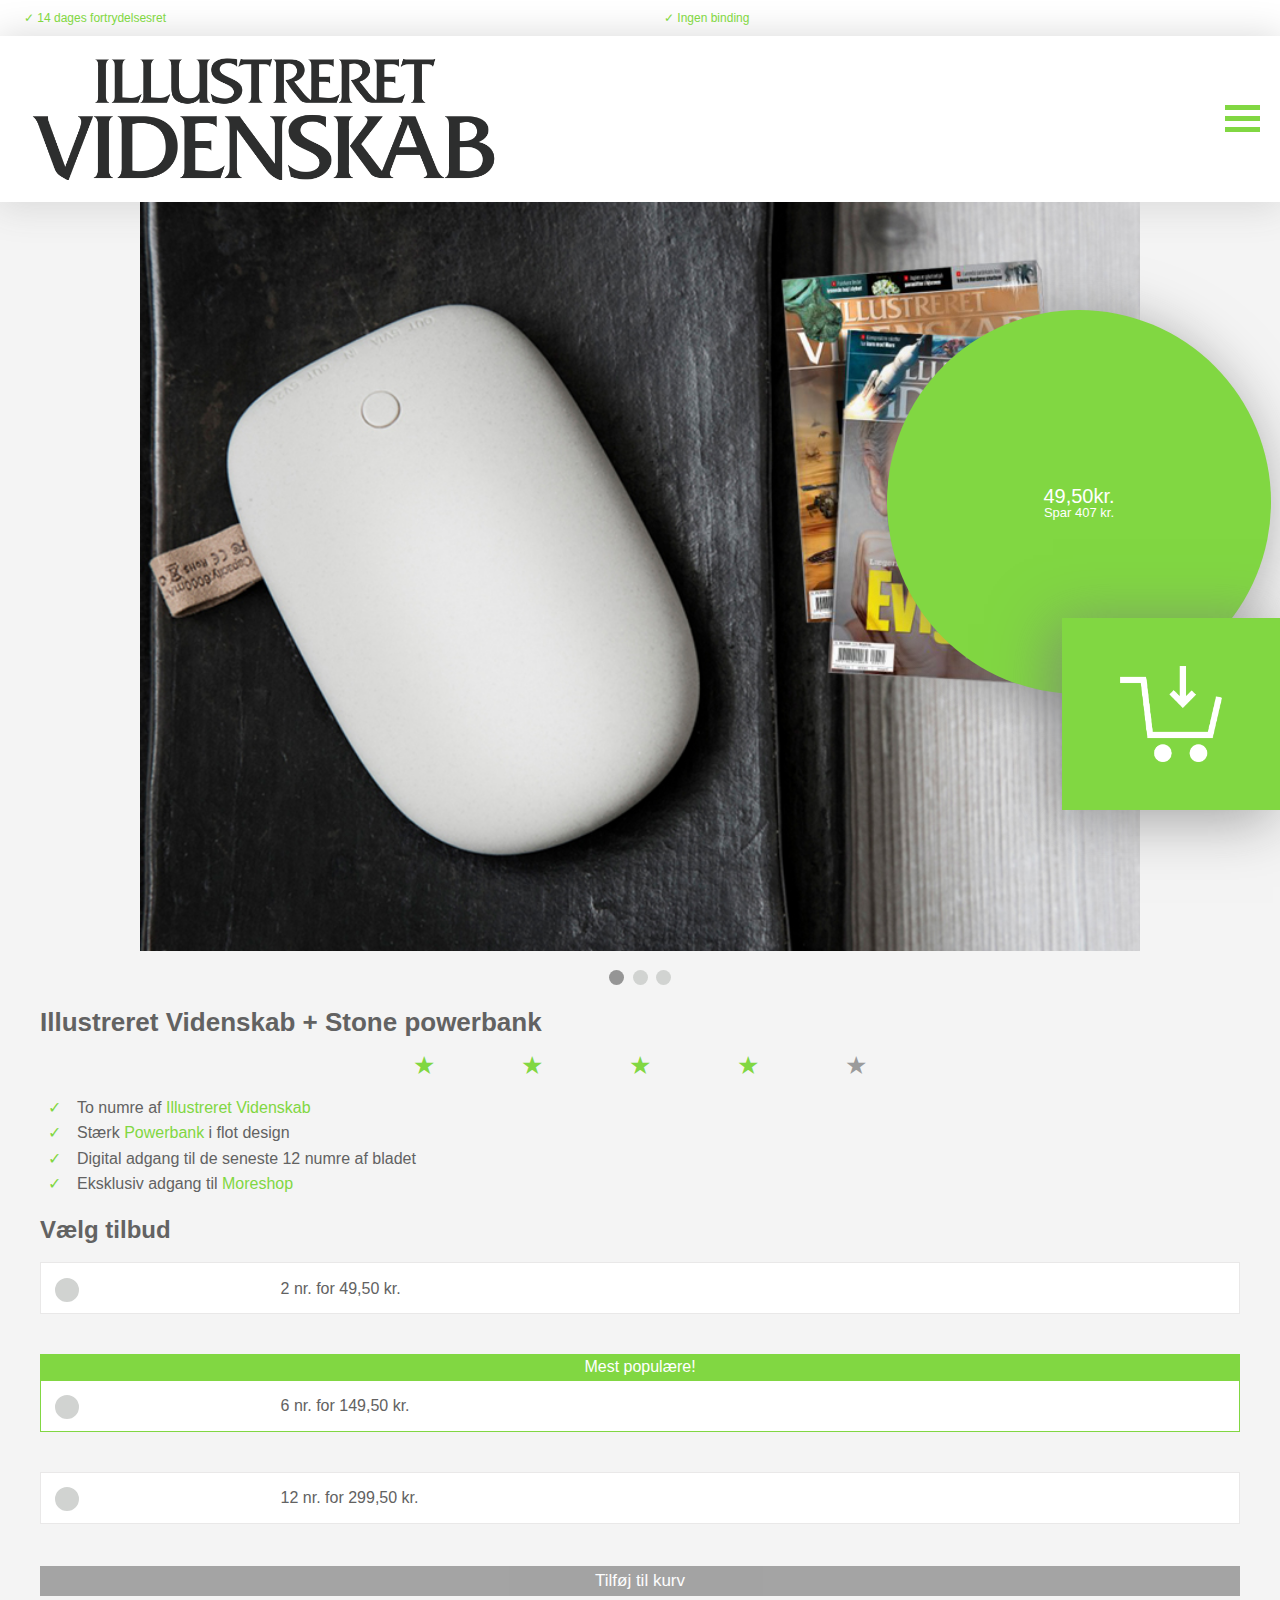
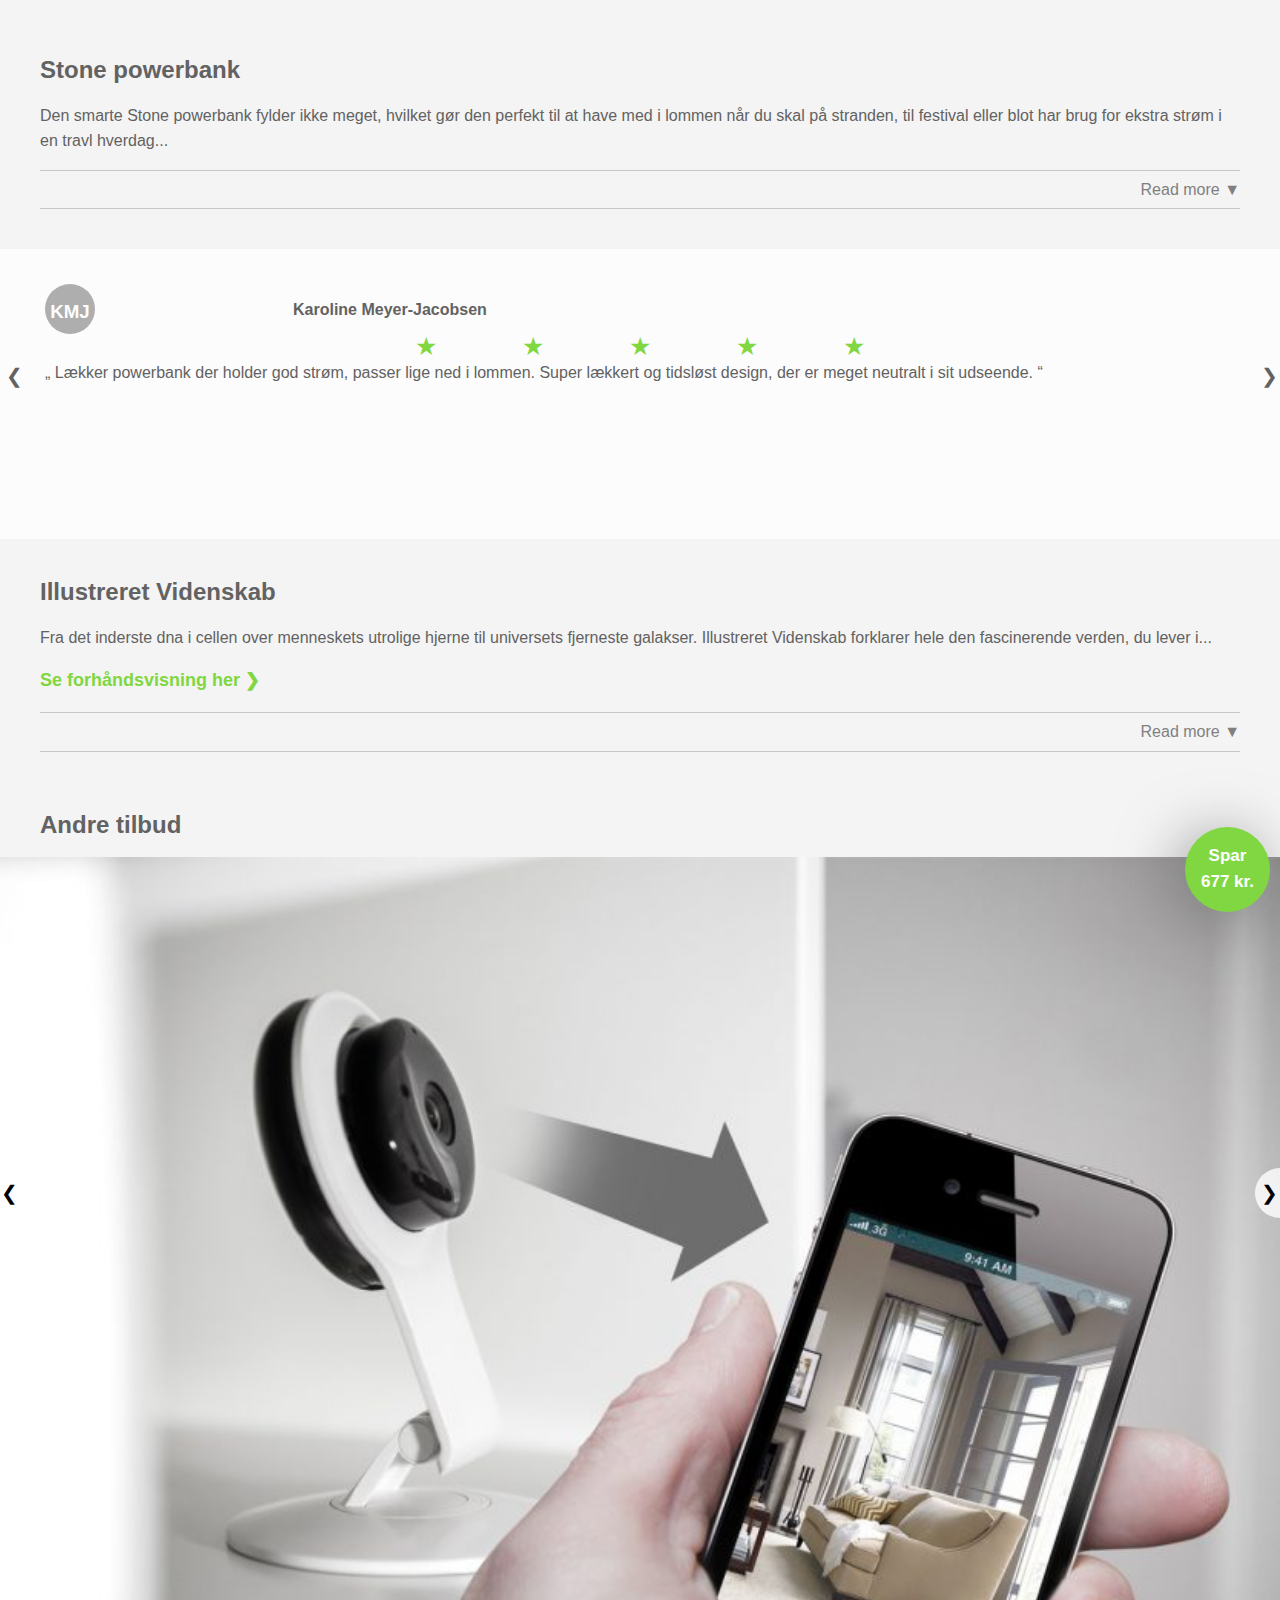
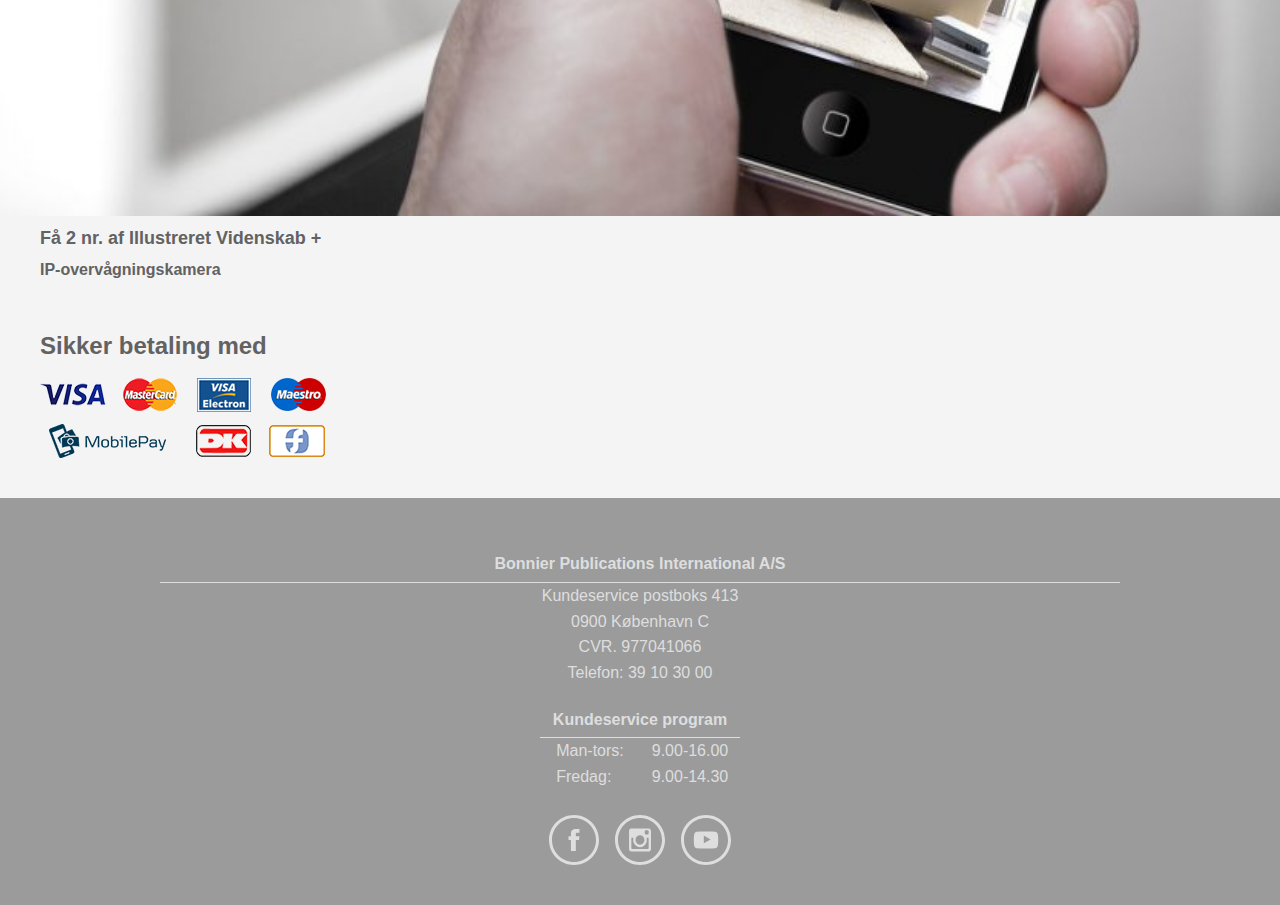
<file: index.html>
<!DOCTYPE html>
<html lang="en">

<head>
    <meta charset="UTF-8">
    <meta name="viewport" content="width=device-width, initial-scale=1.0">
    <meta http-equiv="X-UA-Compatible" content="ie=edge">
    <title>Sign up</title>
    <link rel="stylesheet" href="css/style.css">
</head>

<body>

    <div class="checkmarks">
        <p>&#10003; 14 dages fortrydelsesret</p>
        <p>&#10003; Ingen binding</p>
    </div>
    <div class="navbar">
        <div class="logo">
            <a href="index.html"><img src="img/ill-vid.png" alt=""></a>
        </div>

        <div class="container">
            <div class="bar1"></div>
            <div class="bar2"></div>
            <div class="bar3"></div>
        </div>


    </div>


    <nav class="navigation">
        <ul>
            <li><a href="index.html">Hjem</a></li>
            <li><a href="#PBReview">Anmeldelser</a></li>
            <li><a href="#tilbud">Andre produkter</a></li>
        </ul>
    </nav>

    <div class="slider">
        <div class="slideshow-container">
            <div class="mySlides fade">
                <img src="img/powerbank-blad.jpg" style="width:100%">
            </div>

            <div class="mySlides fade">
                <img src="img/powerbank1.jpg" style="width:100%">
            </div>

            <div class="mySlides fade">
                <img src="img/powerbank3.jpg" style="width:100%">
            </div>

        </div>
        <br>
        <div class="dots">
            <div style="text-align:center">
                <span class="dot d1"></span>
                <span class="dot"></span>
                <span class="dot d3"></span>
            </div>
        </div>


        <div class="circle">
            <p>49,50kr.</p>
            <p>Spar 407 kr.</p>
        </div>

    </div>



    <div class="mainContent">

        <div class="firstText">
            <h1><b>Illustreret Videnskab</b> + Stone powerbank</h1>
            <div class="stars">
                <p>&#9733;</p>
                <p>&#9733;</p>
                <p>&#9733;</p>
                <p>&#9733;</p>
                <p class="greystars">&#9733;</p>
            </div>
            <ul>
                <li>To numre af <a href="#aboutMag">Illustreret Videnskab</a></li>
                <li>Stærk <a href="#aboutPower">Powerbank</a> i flot design</li>
                <li>Digital adgang til de seneste 12 numre af bladet</li>
                <li>Eksklusiv adgang til <a href="#">Moreshop</a></li>
            </ul>
        </div>

        <div>
            <h2>Vælg tilbud</h2>
        </div>

        <div class="radios">
            <div class="radio1 radioBox">
                <input type="radio" name="offer" class="offer" id="offer1" onClick="changeColor();">
                <label for="offer1">2 nr. for 49,50 kr. </label>
            </div>


            <div>
                <div class="mostPopular">
                    <span class="popular-tag">Mest populære!</span></div>
                <div class="radio2 radioBox popular">
                    <input type="radio" name="offer" class="offer" id="offer2" onClick="changeColor();">
                    <label for="offer2">6 nr. for 149,50 kr.</label>
                </div>
            </div>

            <div class="radio1 radioBox">
                <input type="radio" name="offer" class="offer" id="offer3" onClick="changeColor();">
                <label for="offer3">12 nr. for 299,50 kr. </label>
            </div>
        </div>
        <button class="betalingsform tilføj" onclick="shakeCart()">Tilføj til kurv</button>



        <div class="buyButton">
            <a href="form.html"><img src="img/cart-white.png" alt=""></a>

        </div>


        <div class="details" id="aboutPower">
            <h2>Stone powerbank</h2>

            <p>Den smarte Stone powerbank fylder ikke meget, hvilket gør den perfekt til at
                have med i lommen når du skal på stranden, til festival eller blot har brug for ekstra strøm i en travl
                hverdag.<span id="dots">..</span>
                <div id="more">Stone powerbank er udstyret med to strømudgange, hvor den ene
                    udgang passer perfekt til at oplade din iPhone og den anden passer til højtalere, tablets, kameraer
                    eller lignende.
                    <br><br>For at benytte powerbanken stikker du blot din enheds USB kabel ind i
                    powerbanken, og efterfølgende tilslutter din enhed.
                    <br><br>Den store kapacitet på 6000 mAh gør at du altid vil have to hele
                    opladninger til din telefon
                    med på farten og ved hjælp af LED-indikatoren, kan du løbende, se hvor meget strøm
                    du har tilbage.
                    <br><br>
                    Medfølger:

                    <ul>
                        <li>1 stk. Stone powerbank</li>
                        <li>1 stk. USB-kabel til opladning af powerbank</li>
                    </ul>
                </div>
            </p>

            <div onclick="readMore()" id="readMore" class="readMore">Read more &#x25BC;</div>

        </div>
    </div>


    <div class="reviews" id="PBReview">

        <!-- Review no 1 -->
        <div class="Review">
            <div class="reviewsName">
                <div class="picture">
                    <h3>KMJ</h3>
                </div>
                <h4 class="namee">Karoline Meyer-Jacobsen</h4>
            </div>
            <div class="stars2">
                <p>&#9733;</p>
                <p>&#9733;</p>
                <p>&#9733;</p>
                <p>&#9733;</p>
                <p>&#9733;</p>
            </div>
            <q class="reviewText">
                Lækker powerbank der holder god strøm, passer lige ned i lommen. Super lækkert og tidsløst
                design,
                der er meget neutralt i sit udseende.
            </q>

        </div>

        <!-- review no 2 -->
        <div class="Review">
            <div class="reviewsName">
                <div class="picture">
                    <h3>LA</h3>
                </div>
                <h4 class="namee">Larisa Ailisoaie</h4>
            </div>
            <div class="stars2">
                <p>&#9733;</p>
                <p>&#9733;</p>
                <p>&#9733;</p>
                <p>&#9733;</p>
                <p>&#9733;</p>
            </div>
            <q class="reviewText">
                Super handi lille powerbank, med neutralt look, der er nem at have med på farten. Nem at have
                med i
                tasken. Anbefaler den gerne til en god ven.
            </q>

        </div>


        <!-- Review no 3 -->
        <div class="Review">
            <div class="reviewsName">
                <div class="picture">
                    <h3>TKG</h3>
                </div>
                <h4 class="namee">Tiril Key Grimsrud</h4>
            </div>
            <div class="stars2">
                <p>&#9733;</p>
                <p>&#9733;</p>
                <p>&#9733;</p>
                <p class="greystars">&#9733;</p>
                <p class="greystars">&#9733;</p>
            </div>
            <q class="reviewText">
                Fin lille powerbank, holder dog kun strøm i lidt tid. Ville være bedre hvis den holdt
                længere...
                Mangler lidt ekstra for at få 4 stjerner.
            </q>

        </div>
        <button class="arrow2 left2" onclick="plusDivs2(-1)">&#10094;</button>
        <button class=" arrow2 right2" onclick="plusDivs2(1)">&#10095;</button>
    </div>
    </div>
    <div class="mainContent">
        <div class="details" id="aboutMag">
            <h2>Illustreret Videnskab</h2>
            <p>Fra det inderste dna i cellen over menneskets utrolige hjerne til universets fjerneste galakser.
                Illustreret Videnskab forklarer hele den fascinerende verden, du lever i.<span id="dots2">..</span>
                <h3 id="modalButton">Se forhåndsvisning her &#10095;</h3>
                <div id="more2">Som læser får du:

                    <ul>
                        <li>Et troværdigt filter så du altid er opdateret med relevant viden </li>
                        <li>En kontinuerlig rejse til forskernes frontlinje</li>
                        <li>Opdatering om de største videnskabelige gennembrud</li>
                        <li>Udfyldt eventuelle huller i din paratviden</li>
                    </ul>

                    <br><b>Skal du med på opdagelsesrejsen?
                    </b>
                    <br><br>Med venlig hilsen
                    <br><br><b>Chefredaktør</b>
                    <br>Sebastian Relster
                </div>
            </p>
            <div onclick="readMore2()" id="readMore2" class="readMore">Read more &#x25BC;</div>

        </div>

    </div>


    <div id="myModal" class="modal">

        <!-- Modal content -->
        <div class="modal-content">

            <div class="previewBox">

                <span class="close">&times;</span>
                <h2 class="modalTitle">Illustreret Videnskab</h2>
                <br>
                <div class="preview">
                    <img src="img/mini-magasin1.jpg">
                    <p class="numbering">1/2</p>
                </div>

                <div class="preview">
                    <img src="img/mini-magasin2.jpg">
                    <p class="numbering">2/2</p>
                </div>
                <br> <br>


                <button class="arrowPreview leftPreview" onclick="plusPreview(-1)">&#10094;</button>
                <button class=" arrowPreview rightPreview" onclick="plusPreview(1)">&#10095;</button>
            </div>




        </div>

    </div>

    <div class="review" id="tilbud">

        <h2>Andre tilbud</h2>

        <!-- AT - andre tilbud -->
        <div class=bigBoxAT>

            <div class="boxAT">
                <img src="img/2.jpg" style="width:100%">
                <div class="ATtext">
                    <h3>Få 2 nr. af Illustreret Videnskab +
                    </h3>
                    <h4>IP-overvågningskamera</h4>
                </div>
                <div class="sparAT">
                    <h3>Spar<br> 677 kr.</h3>
                </div>
            </div>

            <div class="boxAT">
                <img src="img/1.jpg" style="width:100%">
                <div class="ATtext">
                    <h3>Få 2 nr. af Illustreret Videnskab +
                    </h3>
                    <h4>Vinyl Tech Bluetooth hovedtelefoner</h4>
                </div>
                <div class="sparAT">
                    <h3>Spar<br> 497 kr.</h3>
                </div>
            </div>



            <div class="boxAT">
                <img src="img/3.jpg" style="width:100%">
                <div class="ATtext">
                    <h3>Få 2 nr. af Illustreret Videnskab +
                    </h3>
                    <h4>COMO ur</h4>
                </div>
                <div class="sparAT">
                    <h3>Spar<br> 587 kr.</h3>
                </div>
            </div>

            <div class="boxAT">
                <img src="img/4.jpg" style="width:100%">
                <div class="ATtext">
                    <h3>Få 2 nr. af Illustreret Videnskab +
                    </h3>
                    <h4>Sonitum højttaler</h4>
                </div>
                <div class="sparAT">
                    <h3>Spar<br> 587 kr.</h3>
                </div>
            </div>

            <button class="arrow left" onclick="plusDivs(-1)">&#10094;</button>
            <button class=" arrow right" onclick="plusDivs(1)">&#10095;</button>
        </div>


    </div>
    <div class="footer">
        <h2>Sikker betaling med</h2>
        <img src="img/icon-payment-options-da.png" alt="payment options">
    </div>




    <footer>

        <h4> Bonnier Publications International A/S</h4>

        <div class="companyInfo">
            Kundeservice postboks 413<br> 0900 København C<br> CVR. 977041066<br>
            Telefon: 39 10 30 00<br></div>
        <h4> Kundeservice program</h4>
        <div class="program">
            <div class=""> Man-tors:<br> Fredag:<br></div>
            <div class=""> 9.00-16.00 <br> 9.00-14.30<br></div>
        </div>
        <br>
        <div class="SoMe">
            <img src="img/Facebook.svg" alt="facebook">
            <img src="img/Intsagram.svg" alt="instagram">
            <img src="img/YouTube.svg" alt="youtube">
        </div>
    </footer>
    <script src="js/script.js"></script>

</body>

</html>
</file>
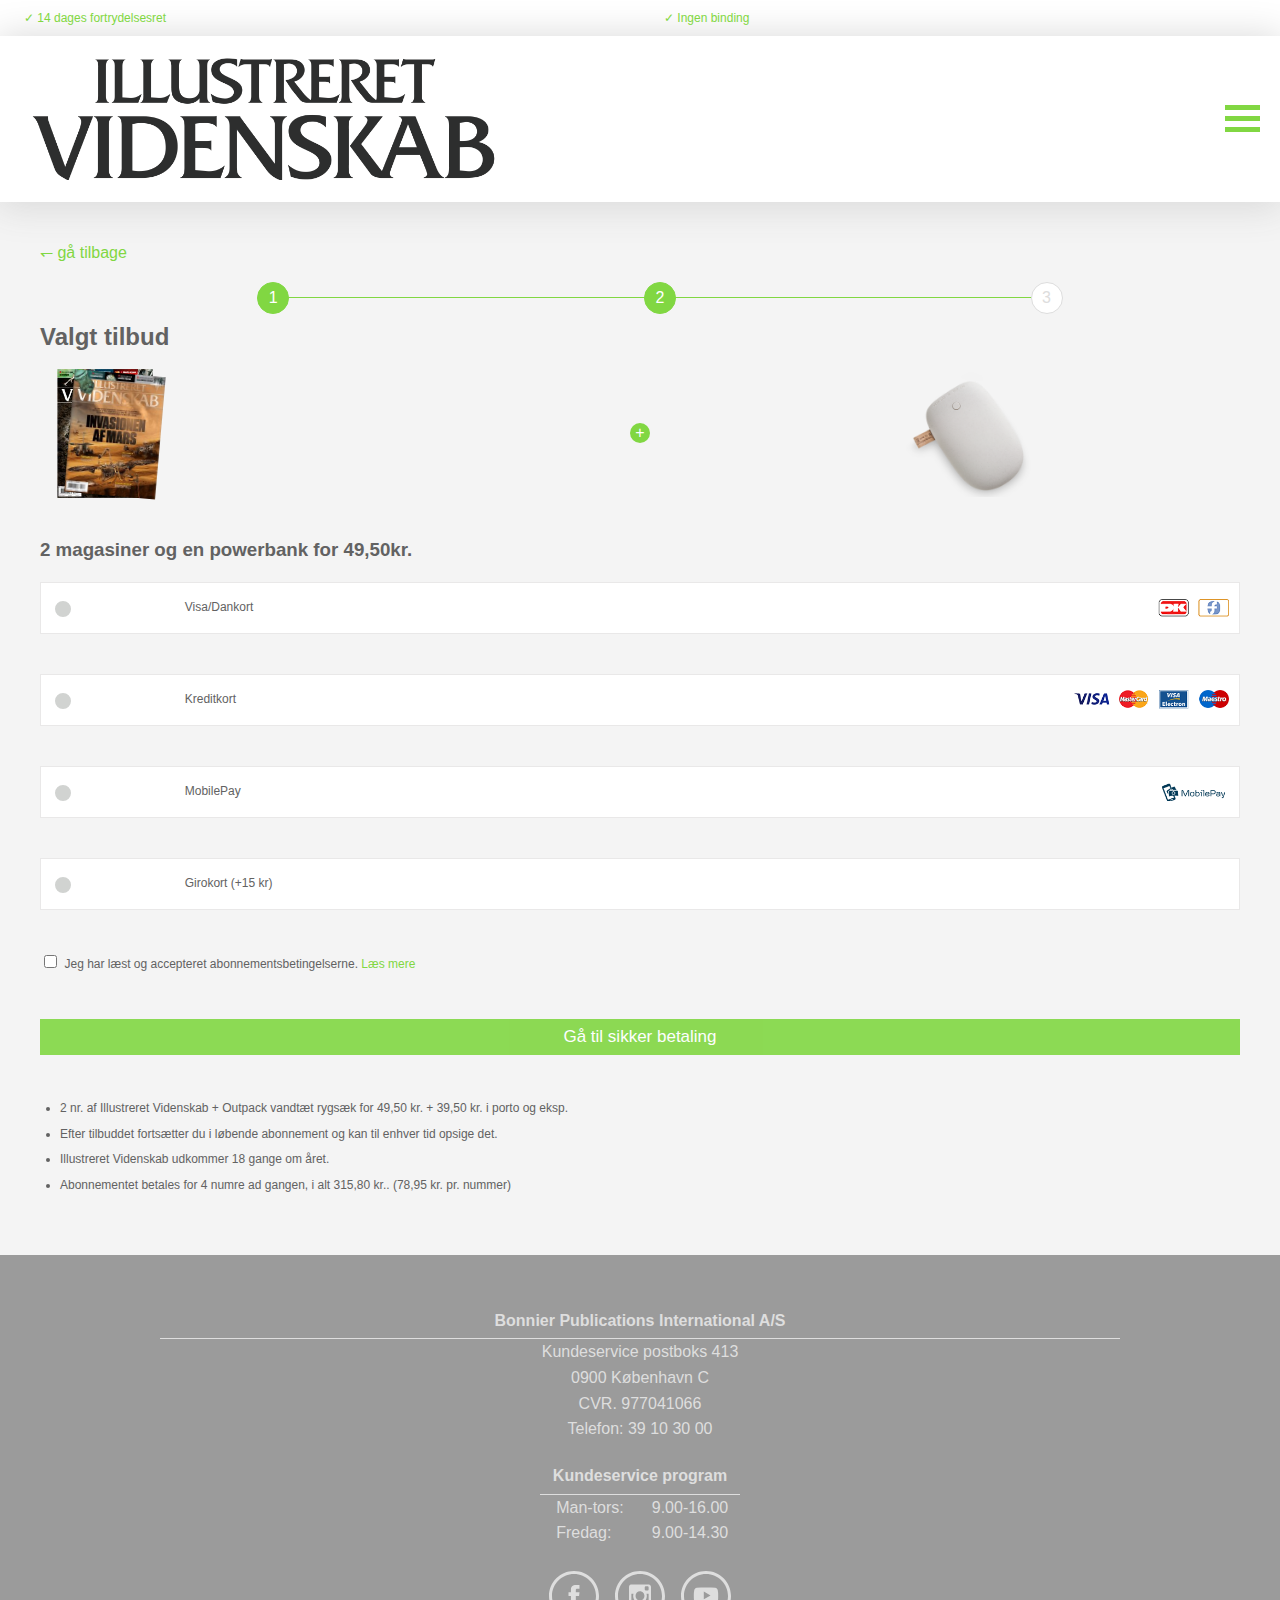
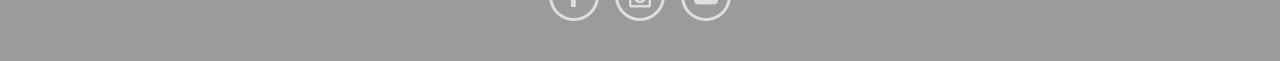
<file: creditcard.html>
<!DOCTYPE html>
<html lang="en">

<head>
    <meta charset="UTF-8">
    <meta name="viewport" content="width=device-width, initial-scale=1.0">
    <meta http-equiv="X-UA-Compatible" content="ie=edge">
    <title>Sign up</title>
    <link rel="stylesheet" href="css/style.css">
</head>

<body>

    <div class="checkmarks">
        <p>&#10003; 14 dages fortrydelsesret</p>
        <p>&#10003; Ingen binding</p>
    </div>
    <div class="navbar">
        <div class="logo">
            <a href="index.html"><img src="img/ill-vid.png" alt=""></a>
        </div>

        <div class="container">
            <div class="bar1"></div>
            <div class="bar2"></div>
            <div class="bar3"></div>
        </div>
    </div>

    <nav class="navigation">
        <ul>
            <li><a href="index.html">Hjem</a></li>
            <li><a href="#">Anmeldelser</a></li>
            <li><a href="#">Andre produkter</a></li>
        </ul>
    </nav>



    <div class="mainContent">

        <div class="backbtn">
            <a href="form.html">&#8637; gå tilbage</a>
        </div>


        <div class="progressContainer">
            <ul class="progressbar">
                <li class="activeStep"></li>
                <li class="activeStep"></li>
                <li></li>
            </ul>
        </div>

        <h2>Valgt tilbud</h2>
        <div class="valgtTilbud">
            <div class="magasin">
                <img class="firstmag" src="img/mini-magasin1.jpg" alt="minimag">
                <img class="secondmag" src="img/mini-magasin2.jpg" alt="minimag">
            </div>
            <div class="plussign">
                &#43;
            </div>
            <div class="powerbank">
                <img src="img/powerbank4.png" alt="powerbank">
            </div>
        </div>
        <div>
            <h3>2 magasiner og en powerbank for 49,50kr.</h3>
        </div>

        <div class="payment">
            <div class="radios">
                <div class="radio1 radioBox paymentMethods">
                    <input type="radio" name="offer" class="offer" id="visa">
                    <label for="visa">Visa/Dankort</label>
                    <img src="img/dankort.png" alt="dankort">
                </div>


                <div class="radio1 radioBox paymentMethods">
                    <input type="radio" name="offer" class="offer" id="kreditkort">
                    <label for="kreditkort">Kreditkort</label>
                    <img src="img/kreditkort.png" alt="kreditkort">
                </div>


                <div class="radio1 radioBox paymentMethods">
                    <input type="radio" name="offer" class="offer" id="mobilepay">
                    <label for="mobilepay">MobilePay</label>
                    <img src="img/mobilepay.png" alt="mobilepay">
                </div>

                <div class="radio1 radioBox paymentMethods">
                    <input type="radio" name="offer" class="offer" id="giro">
                    <label for="giro">Girokort (+15 kr)</label>
                </div>
                <div>
                    <input type="checkbox" id="betingelser" name="betingelser">
                    <label for="betingelser">Jeg har læst og accepteret abonnementsbetingelserne. <a href="#">Læs mere</a></label>
                </div>
            </div>

            <div class="betalingsform">
                <a href="creditcard.html">Gå til sikker betaling</a>
            </div>
            <div class="bindinger">
                <ul>
                    <li>2 nr. af Illustreret Videnskab + Outpack vandtæt rygsæk for 49,50 kr. + 39,50 kr. i porto og
                        eksp.</li>
                    <li>Efter tilbuddet fortsætter du i løbende abonnement og kan til enhver tid opsige det.</li>
                    <li>Illustreret Videnskab udkommer 18 gange om året.</li>
                    <li>Abonnementet betales for 4 numre ad gangen, i alt 315,80 kr.. (78,95 kr. pr. nummer)</li>
                </ul>
            </div>
        </div>


    </div>

    <footer>

        <h4> Bonnier Publications International A/S</h4>

        <div class="companyInfo">
            Kundeservice postboks 413<br> 0900 København C<br> CVR. 977041066<br>
            Telefon: 39 10 30 00<br></div>
        <h4> Kundeservice program</h4>
        <div class="program">
            <div class=""> Man-tors:<br> Fredag:<br></div>
            <div class=""> 9.00-16.00 <br> 9.00-14.30<br></div>
        </div>
        <br>
        <div class="SoMe">
            <img src="img/Facebook.svg" alt="facebook">
            <img src="img/Intsagram.svg" alt="instagram">
            <img src="img/YouTube.svg" alt="youtube">
        </div>
    </footer>

    <script src="js/script.js"></script>

</body>

</html>
</file>
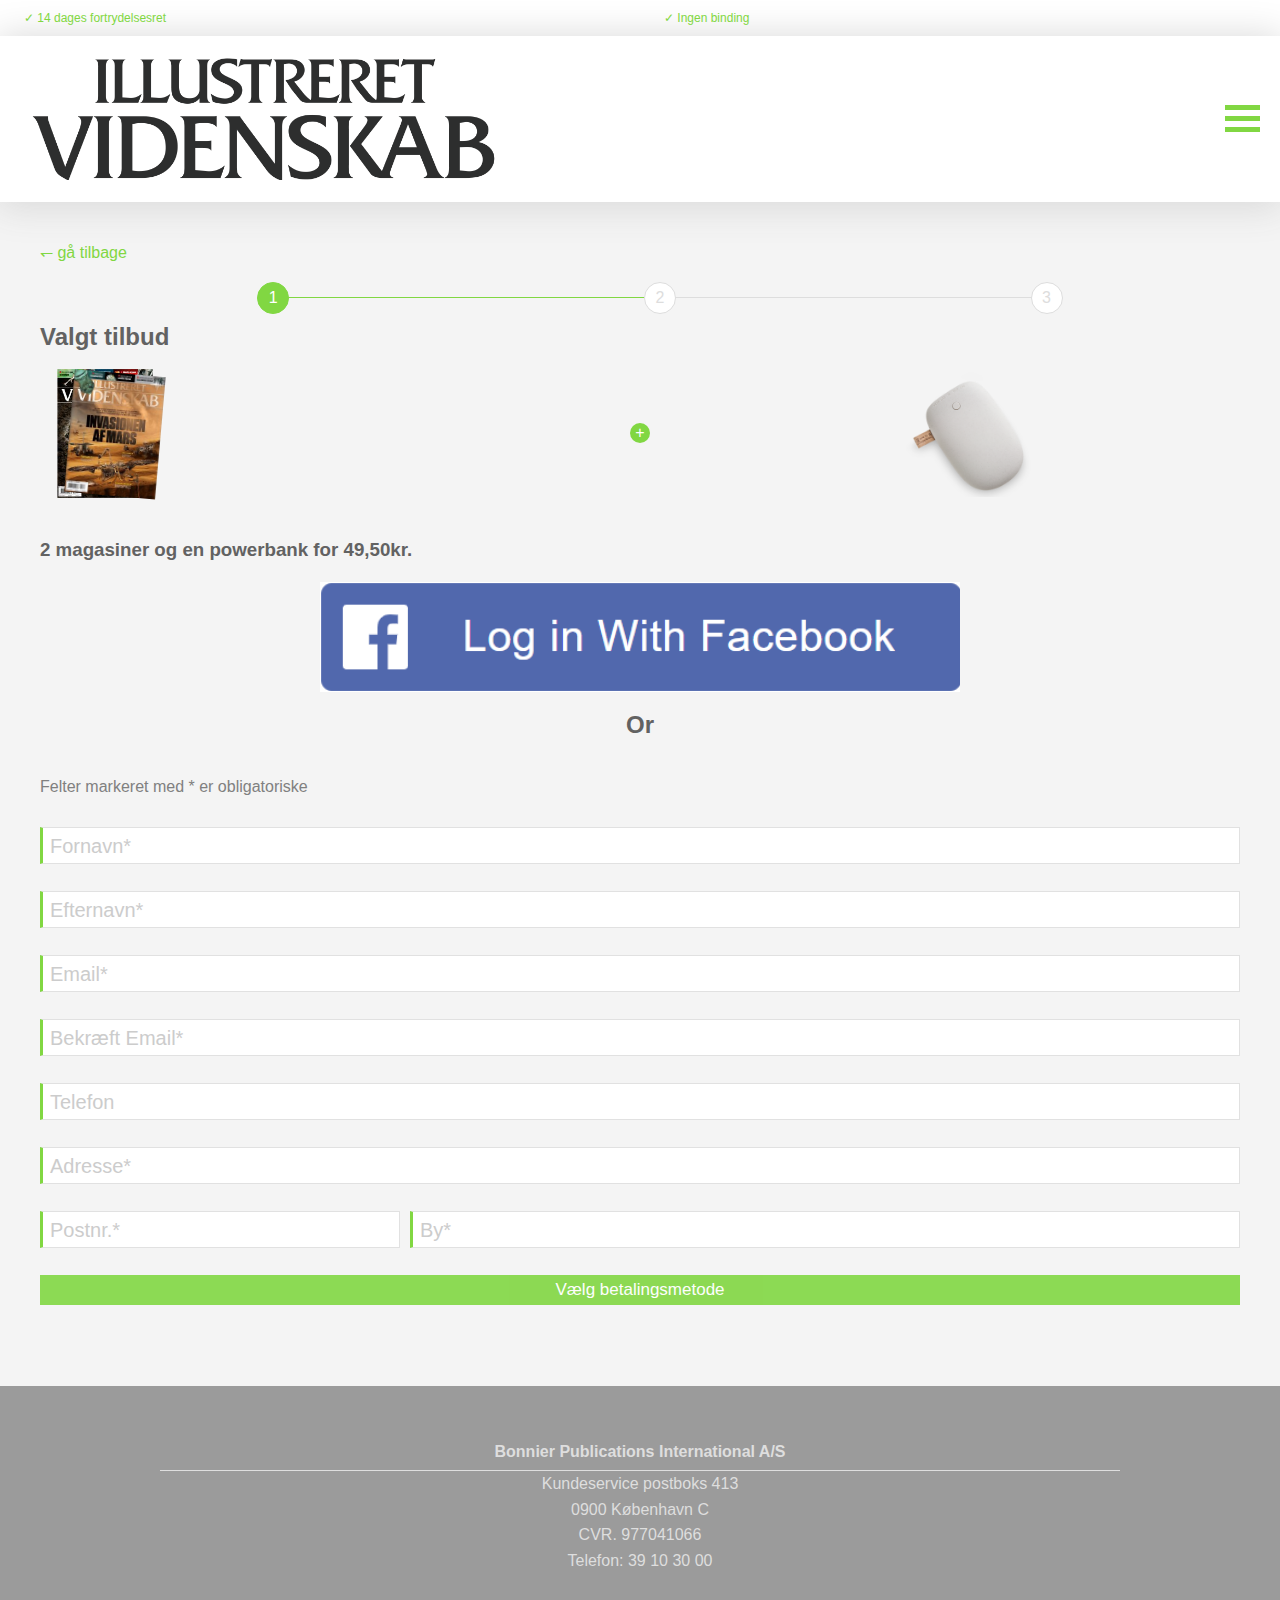
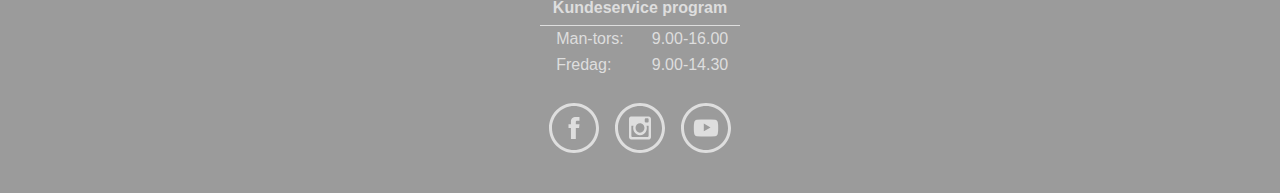
<file: form.html>
<!DOCTYPE html>
<html lang="en">

<head>
    <meta charset="UTF-8">
    <meta name="viewport" content="width=device-width, initial-scale=1.0">
    <meta http-equiv="X-UA-Compatible" content="ie=edge">
    <title>Sign up</title>
    <link rel="stylesheet" href="css/style.css">
</head>

<body>

    <div class="checkmarks">
        <p>&#10003; 14 dages fortrydelsesret</p>
        <p>&#10003; Ingen binding</p>
    </div>
    <div class="navbar">
        <div class="logo">
            <a href="index.html"><img src="img/ill-vid.png" alt=""></a>
        </div>

        <div class="container">
            <div class="bar1"></div>
            <div class="bar2"></div>
            <div class="bar3"></div>
        </div>


    </div>


    <nav class="navigation">
        <ul>
            <li><a href="index.html">Hjem</a></li>
            <li><a href="#">Anmeldelser</a></li>
            <li><a href="#">Andre produkter</a></li>
        </ul>
    </nav>



    <div class="mainContent">

        <div class="backbtn">
            <a href="index.html">&#8637; gå tilbage</a>
        </div>

        <div class="progressContainer">
            <ul class="progressbar">
                <li class="activeStep"></li>
                <li></li>
                <li></li>
            </ul>
        </div>

        <h2>Valgt tilbud</h2>
        <div class="valgtTilbud">
            <div class="magasin">
                <img class="firstmag" src="img/mini-magasin1.jpg" alt="minimag">
                <img class="secondmag" src="img/mini-magasin2.jpg" alt="minimag">
            </div>
            <div class="plussign">
                &#43;
            </div>
            <div class="powerbank">
                <img src="img/powerbank4.png" alt="powerbank">
            </div>
        </div>
        <div>
            <h3>2 magasiner og en powerbank for 49,50kr.</h3>
        </div>

        <div class="facebookLogin">
            <img src="img/facebook.png" alt="facebook">
            <h2>Or</h2>
        </div>

        <div class="obligatorisk">
            <p>Felter markeret med * er obligatoriske</p>
        </div>
        <form action="creditcard.html">
            <div class="bigcontainer">

                <div class="box">
                    <input type="text" id="firstName" required>
                    <span class="highlight"></span>
                    <span class=""></span>
                    <label for="firstName">Fornavn*</label>
                </div>
                <div class="box">
                    <input type="text" id="lastName" required>
                    <span class="highlight"></span>
                    <span class=""></span>
                    <label for="lastName">Efternavn*</label>
                </div>

                <div class="box">
                    <input type="text" id="email" title="Brug venligst en email adresse." required>
                    <span class="highlight"></span>
                    <span class=""></span>
                    <label for="email">Email*</label>
                </div>
                <div class="box">
                    <input type="text" id="confirmEmail" required>
                    <span class="highlight"></span>
                    <span class=""></span>
                    <label for="confirmEmail">Bekræft Email*</label>
                </div>
                <div class="box">
                    <input type="text" id="phone" required>
                    <span class="highlight"></span>
                    <span class=""></span>
                    <label for="phone">Telefon</label>
                </div>



                <div id="locationInfo">
                    <div class="box">
                        <input type="text" id="address" required>
                        <span class="highlight"></span>
                        <span class=""></span>
                        <label for="address">Adresse*</label>
                    </div>
                    <div class="cityform">
                        <div class="box" id="zipGroup">
                            <input type="text" id="zipCode" required>
                            <span class="highlight"></span>
                            <span class=""></span>
                            <label for="zipCode">Postnr.*</label>
                        </div>
                        <div class="box" id="city">
                            <input type="text" id="cityBox" required>
                            <span class="highlight"></span>
                            <span class=""></span>
                            <label for="city" id="cityLabel">By*</label>
                        </div>
                    </div>
                </div>


                <input class="betalingsform" type="submit" value="Vælg betalingsmetode">

            </div>


        </form>

    </div>

    <footer>

        <h4> Bonnier Publications International A/S</h4>

        <div class="companyInfo">
            Kundeservice postboks 413<br> 0900 København C<br> CVR. 977041066<br>
            Telefon: 39 10 30 00<br></div>
        <h4> Kundeservice program</h4>
        <div class="program">
            <div class=""> Man-tors:<br> Fredag:<br></div>
            <div class=""> 9.00-16.00 <br> 9.00-14.30<br></div>
        </div>
        <br>
        <div class="SoMe">
            <img src="img/Facebook.svg" alt="facebook">
            <img src="img/Intsagram.svg" alt="instagram">
            <img src="img/YouTube.svg" alt="youtube">
        </div>
    </footer>

    <script src="js/script.js"></script>

</body>

</html>
</file>
<file: css/style.css>
@charset "UTF-8";
html {
  scroll-behavior: smooth; }

body {
  margin: 0;
  padding: 0;
  font-family: helvetica, sans-serif;
  background-color: #f4f4f4;
  line-height: 1.6em;
  color: #626262; }

/*----------------------------------------
                Navbar
---------------------------------------*/
.navbar {
  display: grid;
  grid-template-columns: 1fr 1fr 1fr;
  grid-template-areas: "logo . burger";
  -webkit-box-shadow: 0px 3px 35px 3px #d9d9d9;
  -moz-box-shadow: 0px 3px 35px 3px #d9d9d9;
  box-shadow: 0px 3px 35px 3px #d9d9d9;
  padding: 10px;
  background-color: white; }

.logo {
  grid-area: logo; }

.logo img {
  width: 40vw; }

.facebookLogin {
  display: grid;
  grid-template-columns: 1fr; }
  .facebookLogin h2 {
    justify-self: center; }
  .facebookLogin img {
    justify-self: center;
    width: 50vw; }

.readMore {
  border-top: 1px solid #c7c7c7;
  border-bottom: 1px solid #c7c7c7;
  color: grey;
  padding: 6px 0;
  text-align: right; }

.container {
  display: inline-block;
  cursor: pointer;
  grid-area: burger;
  justify-self: end;
  align-self: center;
  padding-right: 10px; }

.bar1, .bar2, .bar3 {
  width: 35px;
  height: 5px;
  background-color: #81d742;
  margin: 6px 0;
  transition: 0.4s; }

.change .bar1 {
  -webkit-transform: rotate(-45deg) translate(-9px, 6px);
  transform: rotate(-45deg) translate(-9px, 6px); }

.change .bar2 {
  opacity: 0; }

.change .bar3 {
  -webkit-transform: rotate(45deg) translate(-8px, -8px);
  transform: rotate(45deg) translate(-8px, -8px); }

.navigation {
  display: none; }
  .navigation ul {
    background-color: white;
    margin: 0;
    padding-top: 10px;
    padding-bottom: 10px;
    list-style: none; }
    .navigation ul li {
      display: block; }
      .navigation ul li a {
        color: #81d742;
        text-decoration: none; }
        .navigation ul li a:hover {
          color: #538a2b; }

.show {
  display: block; }

a {
  color: #81d742;
  text-decoration: none; }

.backbtn {
  padding-top: 3vw; }

/*--------------------------------------
                Content
-------------------------------------*/
.slider img {
  width: 100vw; }

.buyButton {
  position: fixed;
  right: 0;
  bottom: 10vh;
  background-color: #81d742;
  width: 17vw;
  height: 15vw;
  z-index: 100;
  display: grid;
  -webkit-box-shadow: -8px 7px 57px 1px rgba(122, 122, 122, 0.7);
  -moz-box-shadow: -8px 7px 57px 1px rgba(122, 122, 122, 0.7);
  box-shadow: -8px 7px 57px 1px rgba(122, 122, 122, 0.7); }
  .buyButton a {
    justify-self: center;
    align-self: center; }
    .buyButton a img {
      width: 8vw; }

.firstText h1 {
  font-size: 26px; }

.radioBox {
  background-color: white;
  margin-bottom: 2.5rem; }

.mainContent {
  padding: 0 2.5rem;
  padding-bottom: 40px; }

.checkmarks {
  width: 100vw; }
  .checkmarks p {
    line-height: 1;
    font-size: 12px;
    padding-left: 2em; }

.checkmarks {
  background-color: white;
  color: #81d742;
  display: grid;
  grid-template-columns: 1fr 1fr; }

.firstText ul {
  list-style: none; }
  .firstText ul li:before {
    content: '\2713';
    margin-left: -2em;
    margin-right: 1em;
    color: #81d742; }

.circle {
  position: absolute;
  background-color: #81d742;
  border-radius: 50%;
  width: 30vw;
  height: 30vw;
  display: grid;
  top: 310px;
  right: 1vh;
  -webkit-box-shadow: -8px 7px 57px 1px rgba(122, 122, 122, 0.7);
  -moz-box-shadow: -8px 7px 57px 1px rgba(122, 122, 122, 0.7);
  box-shadow: -8px 7px 57px 1px rgba(122, 122, 122, 0.7); }
  .circle p {
    color: white;
    line-height: 1;
    margin: 0;
    align-self: end;
    font-size: 20px;
    justify-self: center; }
    .circle p:nth-child(2) {
      font-size: 13px;
      align-self: start; }

input[type=radio] {
  margin-left: 13px;
  width: 1.5rem;
  height: 1.5rem; }
  input[type=radio]:checked {
    background-color: #81d742; }
  input[type=radio]:checked:after {
    content: '\2713'; }

input[type='radio']:after {
  width: 1.5rem;
  height: 1.5rem;
  border-radius: 50%;
  top: -2px;
  left: -1px;
  position: relative;
  background-color: #d1d3d1;
  content: '';
  display: inline-block;
  visibility: visible;
  border: 2px solid white; }

input[type='radio']:checked:after {
  width: 1.5rem;
  height: 1.5rem;
  border-radius: 50%;
  top: -2px;
  left: -1px;
  position: relative;
  background-color: #81d742;
  content: '';
  display: inline-block;
  visibility: visible;
  border: 2px solid white; }

.radioBox {
  border: 1px solid #e9e8e8;
  display: grid;
  grid-template-columns: 20% 1fr;
  grid-template-rows: 50px; }
  .radioBox label {
    align-self: center; }
  .radioBox input {
    align-self: center; }

.payment input[type=radio] {
  width: 1rem;
  height: 1rem; }
  .payment input[type=radio]:checked {
    background-color: #81d742; }
  .payment input[type=radio]:checked:after {
    content: '\2713'; }

.payment label {
  font-size: 12px; }

.payment img {
  height: 19px;
  justify-self: end;
  align-self: center;
  padding-right: 10px; }

.payment input[type='radio']:after {
  width: 1rem;
  height: 1rem;
  border-radius: 50%;
  top: -2px;
  left: -1px;
  position: relative;
  background-color: #d1d3d1;
  content: '';
  display: inline-block;
  visibility: visible;
  border: 2px solid white; }

.payment input[type='radio']:checked:after {
  width: 1rem;
  height: 1rem;
  border-radius: 50%;
  top: -2px;
  left: -1px;
  position: relative;
  background-color: #81d742;
  content: '';
  display: inline-block;
  visibility: visible;
  border: 2px solid white; }

.payment .radioBox {
  border: 1px solid #e9e8e8;
  display: grid;
  grid-template-columns: 12% 1fr 58%;
  grid-template-rows: 50px; }
  .payment .radioBox label {
    align-self: center; }
  .payment .radioBox input {
    align-self: center; }

.popular {
  border: 1px solid #81d742; }

.valgtTilbud {
  display: grid;
  grid-template-columns: 1fr 10% 1fr;
  margin-bottom: 2.5rem; }
  .valgtTilbud .magasin {
    width: 50%;
    position: relative;
    padding-left: 17px; }
    .valgtTilbud .magasin .secondmag {
      transform: rotate(5deg) translateX(10px) scale(0.95); }
    .valgtTilbud .magasin img {
      position: absolute;
      width: 6rem; }
  .valgtTilbud .powerbank {
    justify-self: center; }
    .valgtTilbud .powerbank img {
      height: 8rem; }
  .valgtTilbud .plussign {
    background-color: #81d742;
    color: white;
    border-radius: 50%;
    line-height: 20px;
    place-self: center;
    width: 20px;
    height: 20px;
    text-align: center; }

.mostPopular {
  color: white;
  text-align: center;
  background-color: #81d742; }

.grid div {
  display: grid;
  grid-template-columns: 23vw 1fr; }
  .grid div label {
    font-size: 13px; }

.postnr {
  display: grid;
  grid-template-columns: 23vw 13vw 42.7vw !important; }

.betalingsform {
  background-color: #81d742;
  color: white;
  background-color: #81d742;
  border: none;
  font-size: 17px;
  padding: 5px;
  opacity: 0.9;
  text-align: center;
  margin-bottom: 2.6rem; }
  .betalingsform a {
    color: white;
    text-decoration: none; }

.tilføj {
  width: 100%;
  background-color: #9b9b9b; }

.shake {
  animation: shaking 1s; }

@keyframes shaking {
  10%, 90% {
    transform: translateX(-1px); }
  20%, 80% {
    transform: translateX(2px); }
  30%, 50%, 70% {
    transform: translateX(-4px); }
  40%, 60% {
    transform: translateX(4px); } }

.radios {
  margin-bottom: 2.6rem; }

/* general style */
.bigcontainer {
  margin: auto; }
  .bigcontainer input {
    width: 100%; }

q {
  quotes: "„" "“" "‚" "‘"; }

.cityform {
  display: grid;
  grid-column-gap: 10px;
  grid-template-columns: 30% 1fr; }

/* form stylings  */
.box {
  position: relative; }

.box input {
  font-size: 1.3em;
  padding: 0.4em;
  margin-bottom: 27px;
  display: block;
  border: 1px solid #e1e1e1;
  border-left: 3px solid #81d742;
  width: 100%;
  box-sizing: border-box;
  height: 37px; }

.box input:focus {
  outline: #81d742; }

/* LABEL */
.box label {
  color: #ccc;
  font-size: 20px;
  position: absolute;
  left: 10px;
  top: 7px;
  transition: 0.2s ease all; }

/* active  */
.box input:focus ~ label,
.box input:valid ~ label {
  top: -26px;
  font-size: 15px;
  color: #81d742;
  border-left: none; }

.obligatorisk {
  color: grey;
  margin-bottom: 1.7rem; }

.details {
  margin: auto; }

#more {
  display: none; }

#more2 {
  display: none; }

.myBtn {
  color: white;
  background-color: #81d742;
  border: none;
  font-size: 17px;
  border-radius: 4px;
  padding: 5px;
  opacity: 0.9;
  text-align: center; }
  .myBtn a {
    color: white;
    text-decoration: none; }

.mySlides {
  display: none; }

img {
  vertical-align: middle; }

/* Slideshow container */
.slideshow-container {
  max-width: 1000px;
  position: relative;
  margin: auto; }

/* The dots*/
.dots {
  margin-top: -10px; }

.dot {
  height: 15px;
  width: 15px;
  margin: 0 2px;
  background-color: #d1d3d1;
  border-radius: 50%;
  display: inline-block;
  transition: background-color 0.6s ease; }

.dots div .active {
  background-color: #959595; }

/* Fading animation */
.fade {
  -webkit-animation-name: fade;
  -webkit-animation-duration: 1.5s;
  animation-name: fade;
  animation-duration: 1.5s; }

.review {
  margin-bottom: 2.5rem; }
  .review p {
    text-align: center; }

@keyframes fade {
  from {
    opacity: .4; }
  to {
    opacity: 1; } }

.progressContainer {
  width: 100%; }
  .progressContainer .progressbar {
    counter-reset: step;
    color: #ddd; }
    .progressContainer .progressbar li {
      list-style-type: none;
      float: left;
      width: 33.33%;
      position: relative;
      text-align: center; }
    .progressContainer .progressbar li:before {
      content: counter(step);
      counter-increment: step;
      width: 30px;
      height: 30px;
      line-height: 30px;
      border: 1px solid #ddd;
      display: block;
      text-align: center;
      margin: 0 auto 10px auto;
      border-radius: 50%;
      background-color: white; }
    .progressContainer .progressbar li:after {
      content: '';
      position: absolute;
      width: 100%;
      height: 1px;
      background-color: #ddd;
      top: 15px;
      left: -50%;
      z-index: -1; }
    .progressContainer .progressbar li:first-child:after {
      content: none; }
    .progressContainer .progressbar li.activeStep {
      color: white; }
    .progressContainer .progressbar li.activeStep:before {
      background-color: #81d742;
      border-color: #81d742; }
    .progressContainer .progressbar li.activeStep + li:after {
      background-color: #81d742; }

.footer {
  margin-bottom: 2.5rem;
  padding: 0 2.5rem; }

footer {
  margin: auto;
  padding-top: 2rem;
  padding-bottom: 2.5rem;
  background-color: #9b9b9b;
  color: #dedede; }

footer h4 {
  margin-bottom: 5px;
  text-align: center; }

footer .companyInfo {
  text-align: center;
  width: 75%;
  margin: auto;
  border-top: 1px solid #dedede; }

footer .program {
  width: 80%;
  margin: auto;
  display: grid;
  grid-template-columns: repeat(2, 1fr);
  border-top: 1px solid #dedede;
  width: 200px; }

footer .SoMe {
  text-align: center; }
  footer .SoMe img {
    padding: 0 6px; }

.program div {
  margin: auto; }

#more2 ul {
  list-style: none; }
  #more2 ul li:before {
    content: '\2713';
    margin-left: -2em;
    margin-right: 1em;
    color: #81d742; }

#more ul {
  list-style: none; }
  #more ul li:before {
    content: '\2713';
    margin-left: -2em;
    margin-right: 1em;
    color: #81d742; }

.boxAT {
  display: none; }

.bigBoxAT {
  position: relative;
  margin-bottom: 40px; }

.bigBoxAT .arrow {
  position: absolute;
  top: 30%;
  font-size: 20px;
  color: black;
  background-color: rgba(255, 255, 255, 0.8);
  border: none;
  width: 25px;
  height: 50px;
  margin: auto; }

.bigBoxAT .left {
  border-top-right-radius: 30px;
  border-bottom-right-radius: 30px;
  left: -5px; }

.bigBoxAT .right {
  right: 0px;
  border-top-left-radius: 30px;
  border-bottom-left-radius: 30px; }

.ATtext {
  width: 100%; }
  .ATtext h3 {
    margin: 0 2.5rem;
    font-size: 18px;
    padding-top: 10px; }
  .ATtext h4 {
    margin: 0 2.5rem;
    font-size: 16px;
    margin-top: 5px;
    padding-bottom: 10px; }

.sparAT {
  position: absolute;
  top: -30px;
  background-color: #81d742;
  width: 85px;
  height: 85px;
  border-radius: 50%;
  right: 10px;
  box-shadow: -8px 7px 57px 1px rgba(122, 122, 122, 0.7); }
  .sparAT h3 {
    margin-left: 20px;
    margin-bottom: 0px;
    margin-top: 10px;
    font-size: 20px; }

.sparAT h3 {
  text-align: center;
  font-size: 17px;
  color: white;
  margin-left: 0px;
  padding-top: 6px; }

/*--------------------------------------
            Front page
-------------------------------------*/
/* first stars */
.stars {
  display: grid;
  grid-template-columns: repeat(5, 1fr);
  width: 45%;
  margin: auto; }

.stars p {
  text-align: center;
  font-size: 25px;
  color: #81d742;
  margin-top: 0;
  margin-bottom: 0; }

.stars .greystars {
  color: #9b9b9b; }

/*reviews*/
.reviews {
  color: #626262;
  padding: 30px 2.5rem;
  position: relative;
  background-color: rgba(255, 255, 255, 0.7);
  margin-bottom: 40px; }

.Review {
  display: none;
  padding: 5px;
  height: 220px; }

.review h2 {
  margin: 20px 2.5rem; }

.reviewsName {
  display: grid;
  grid-template-columns: 20% 1fr; }

.reviewsName .picture {
  width: 50px;
  height: 50px;
  border-radius: 50%;
  background-color: #9b9b9b;
  color: white;
  opacity: 0.8; }

.picture h3 {
  text-align: center;
  margin-top: 15px; }

.namee {
  width: 200px;
  margin: auto;
  margin-left: 10px; }

.stars2 {
  display: grid;
  grid-template-columns: repeat(5, 1fr);
  width: 45%;
  margin: auto; }

.stars2 p {
  text-align: center;
  font-size: 25px;
  color: #81d742;
  margin-top: 0;
  margin-bottom: 0; }

.stars2 .greystars {
  color: #9b9b9b; }

/* arrows */
.reviews .arrow2 {
  color: #626262;
  position: absolute;
  top: 35%;
  font-size: 20px;
  border: none;
  width: 25px;
  height: 50px;
  margin: auto;
  background-color: rgba(1, 1, 1, 0); }

.reviews .left2 {
  border-top-left-radius: 10px;
  border-bottom-left-radius: 10px;
  left: 0; }

.reviews .right2 {
  right: 0;
  border-top-right-radius: 10px;
  border-bottom-right-radius: 10px; }

/*---------------------------------------
                Modal
--------------------------------------*/
/* The Modal (background) */
.modal {
  display: none;
  position: fixed;
  z-index: 1;
  padding-top: 40px;
  left: 0;
  top: 0;
  width: 100%;
  height: 100%;
  overflow: auto;
  background-color: black;
  background-color: rgba(0, 0, 0, 0.4); }

#modalButton {
  color: #81d742;
  font-size: 18px; }

/* Modal Content */
.modal-content {
  background-color: #fefefe;
  margin: auto;
  padding: 20px;
  border: 1px solid #888;
  width: 80%; }

/* The Close Button */
.close {
  color: #aaaaaa;
  float: right;
  font-size: 28px;
  font-weight: bold;
  z-index: 200; }

.close:hover,
.close:focus {
  color: #000;
  text-decoration: none;
  cursor: pointer; }

.preview {
  display: none;
  height: 100%; }

.preview img {
  width: 90%;
  display: block;
  margin: auto;
  padding: 20px; }

.previewBox {
  position: relative;
  background-color: rgba(255, 255, 255, 0.5);
  width: 100%; }

.modalTitle {
  color: #81d742;
  padding: 20px;
  margin: auto;
  text-align: center; }

.previewBox .arrowPreview {
  position: absolute;
  font-size: 25px;
  color: black;
  background-color: rgba(255, 255, 255, 0.8);
  border: none;
  width: 40px;
  height: 50px;
  margin: auto;
  bottom: 10px; }

button .arrowPreview .leftPreview {
  left: 0px; }

.previewBox .rightPreview {
  right: 0px; }

.numbering {
  display: block;
  margin: auto;
  color: black;
  text-align: center;
  font-size: 20px; }

.bindinger ul {
  padding-left: 20px; }
  .bindinger ul li {
    font-size: 12px; }
</file>
